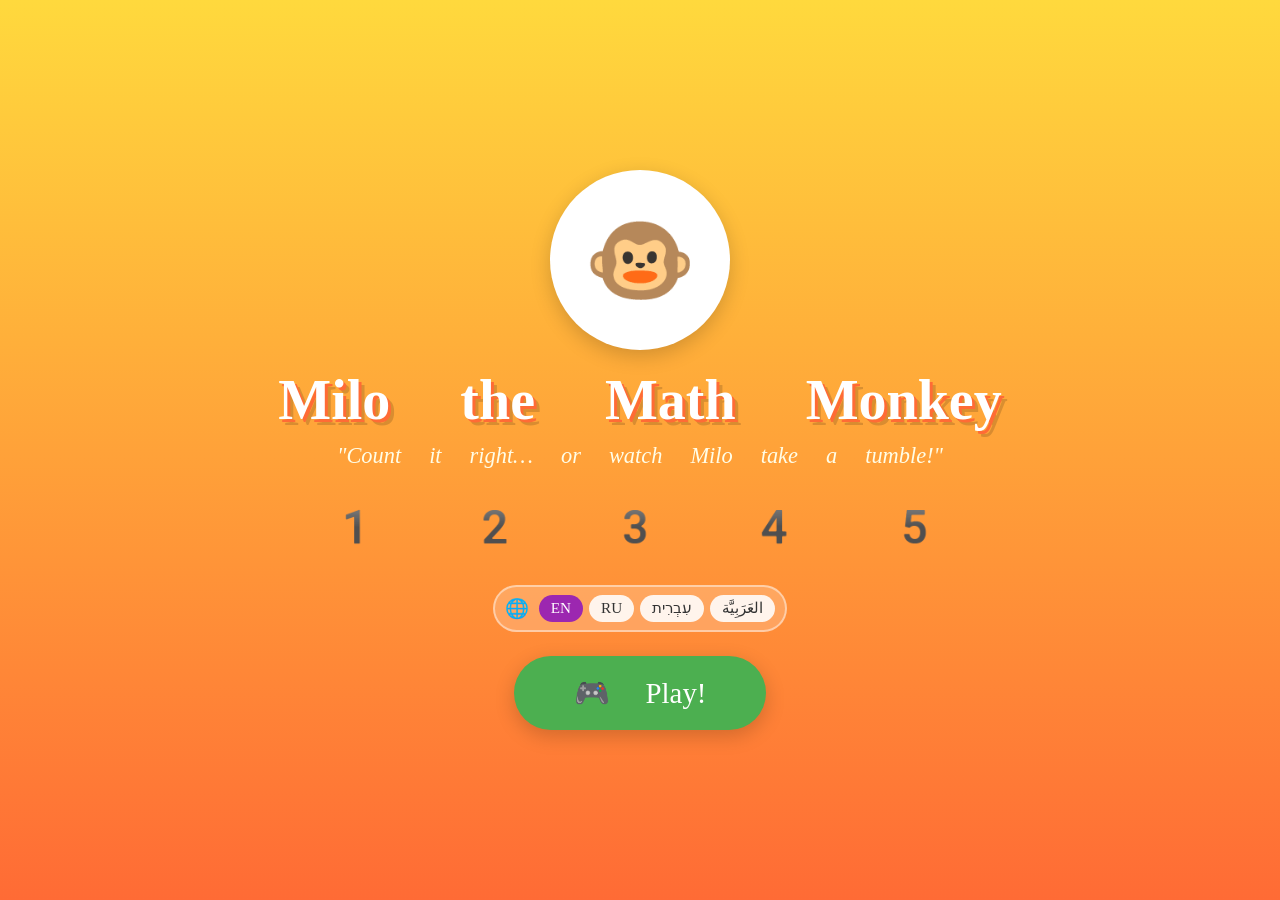
<file: index.html>
<!DOCTYPE html>
<html lang="en">
<head>
  <meta charset="UTF-8" />
  <meta name="viewport" content="width=device-width, initial-scale=1.0" />
  <title>Milo the Math Monkey 🐵</title>
  <meta name="description" content="Count it right… or watch Milo take a tumble! A fun early-learning math game for kids." />
  <link rel="stylesheet" href="style.css" />
</head>
<body>

  <!-- ══════════════════════════════════════
       WELCOME SCREEN
  ══════════════════════════════════════ -->
  <section id="welcome-screen" class="screen">
    <div class="logo-badge" aria-label="Milo the monkey hanging from a number 5">🐵</div>
    <h1 id="welcome-title" class="game-title">Milo the<br>Math Monkey</h1>
    <p id="welcome-slogan" class="game-slogan">"Count it right… or watch Milo take a tumble!"</p>
    <div class="number-decoration" aria-hidden="true">1 2 3 4 5</div>
    <div class="language-switch-wrap">
      <span id="language-label" class="language-switch-icon" aria-label="Language">🌐</span>
      <div id="language-switch" class="language-switch" role="group" aria-label="Language switch">
        <button type="button" class="lang-switch-btn" data-language="en">EN</button>
        <button type="button" class="lang-switch-btn" data-language="ru">RU</button>
        <button type="button" class="lang-switch-btn" data-language="he" lang="he">עִבְרִית</button>
        <button type="button" class="lang-switch-btn" data-language="ar" lang="ar">العَرَبِيَّة</button>
      </div>
    </div>
    <button id="play-btn" class="btn btn-play">🎮 Play!</button>
  </section>

  <!-- ══════════════════════════════════════
       MENU SCREEN
  ══════════════════════════════════════ -->
  <section id="menu-screen" class="screen">
    <div class="menu-header">
      <h2 id="menu-title">🐵 Choose a Mini-Game!</h2>
      <p class="score-display" id="score-display">⭐ Score: 0 / 0</p>
    </div>

    <div class="games-grid level-map" aria-label="Mini-game level map">
      <div class="map-path" aria-hidden="true"></div>

      <div class="game-card level-node level-1" data-game="counting" role="button" tabindex="0" aria-label="Level 1: Counting Chaos game">
        <span class="level-number">1</span>
        <div class="card-icon">🎈</div>
        <div id="card-counting-title" class="card-title">Counting Chaos</div>
        <div id="card-counting-desc" class="card-desc">Count the items before Milo grabs too many balloons and flies away!</div>
        <span id="card-counting-badge" class="card-badge">Counting 1–20</span>
      </div>

      <div class="game-card level-node level-2" data-game="measuring" role="button" tabindex="0" aria-label="Level 2: Measuring Mayhem game">
        <span class="level-number">2</span>
        <div class="card-icon">📏</div>
        <div id="card-measuring-title" class="card-title">Measuring Mayhem</div>
        <div id="card-measuring-desc" class="card-desc">Get it wrong and Milo falls face-first into the jelly!</div>
        <span id="card-measuring-badge" class="card-badge">Size &amp; Comparison</span>
      </div>

      <div class="game-card level-node level-3" data-game="sharing" role="button" tabindex="0" aria-label="Level 3: Sharing Snacks game">
        <span class="level-number">3</span>
        <div class="card-icon">🍌</div>
        <div id="card-sharing-title" class="card-title">Sharing Snacks</div>
        <div id="card-sharing-desc" class="card-desc">Wrong answer and the characters roll away with ALL the snacks!</div>
        <span id="card-sharing-badge" class="card-badge">Addition &amp; Subtraction</span>
      </div>

      <div class="game-card level-node level-4" data-game="whoMore" role="button" tabindex="0" aria-label="Level 4: Who Has More game">
        <span class="level-number">4</span>
        <div class="card-icon">🙋</div>
        <div id="card-who-more-title" class="card-title">Who Has More?</div>
        <div id="card-who-more-desc" class="card-desc">Compare two groups and pick who has more items.</div>
        <span id="card-who-more-badge" class="card-badge">Count + Compare</span>
      </div>

      <div class="game-card level-node level-5" data-game="whatMore" role="button" tabindex="0" aria-label="Level 5: What Is More game">
        <span class="level-number">5</span>
        <div class="card-icon">👀</div>
        <div id="card-what-more-title" class="card-title">What Is More?</div>
        <div id="card-what-more-desc" class="card-desc">Spot which item appears more in the scene.</div>
        <span id="card-what-more-badge" class="card-badge">Comparison</span>
      </div>

      <div class="game-card level-node level-6" data-game="compound" role="button" tabindex="0" aria-label="Level 6: Compound Crunch game">
        <span class="level-number">6</span>
        <div class="card-icon">➕➖</div>
        <div id="card-compound-title" class="card-title">Compound Crunch</div>
        <div id="card-compound-desc" class="card-desc">Solve a two-step problem like x + y - z.</div>
        <span id="card-compound-badge" class="card-badge">Compound Operations</span>
      </div>

      <div class="game-card level-node level-7" data-game="weight" role="button" tabindex="0" aria-label="Level 7: Weight Trouble game">
        <span class="level-number">7</span>
        <div class="card-icon">⚖️</div>
        <div id="card-weight-title" class="card-title">Weight Trouble</div>
        <div id="card-weight-desc" class="card-desc">Wrong weight comparison launches Milo off the seesaw — BOING!</div>
        <span id="card-weight-badge" class="card-badge">Heavier &amp; Lighter</span>
      </div>

      <div class="treasure-island" aria-hidden="true">🏆</div>
    </div>
    <p class="map-help">Pick a level island to start playing!</p>
  </section>

  <!-- ══════════════════════════════════════
       GAME SCREEN
  ══════════════════════════════════════ -->
  <section id="game-screen" class="screen">

    <div class="game-header">
      <h2 id="game-title-label">Game Title</h2>
      <span class="question-counter" id="question-counter">Q 1 / 5</span>
    </div>

    <!-- Milo + question scene -->
    <div class="milo-stage">
      <span id="milo-char" class="milo-character" aria-label="Milo the monkey">🐵</span>
      <div class="question-scene" id="question-scene"></div>
      <p class="question-text" id="question-text"></p>
    </div>

    <!-- Answer choices -->
    <div class="answers-grid" id="answers-grid" role="group" aria-label="Answer choices"></div>

    <!-- Feedback -->
    <div class="feedback-banner" id="feedback-banner" role="alert" aria-live="polite"></div>

    <!-- Navigation -->
    <button id="next-btn" class="btn btn-next" style="display:none; margin-top:14px;">Next Question ➡️</button>
    <button id="back-to-menu-btn" class="btn btn-back">⬅ Back to Menu</button>

  </section>

  <!-- ══════════════════════════════════════
       RESULTS SCREEN
  ══════════════════════════════════════ -->
  <section id="results-screen" class="screen">
    <div class="results-milo" aria-label="Milo celebrating">🐵</div>
    <h2 class="results-title">Round Complete!</h2>
    <p class="results-score" id="results-score-text"></p>
    <p class="results-game-name" id="results-game-name" style="color:#888; font-size:.95rem; margin-bottom:10px;"></p>
    <div class="stars" id="results-stars" aria-label="Stars earned">⭐</div>
    <p class="results-msg" id="results-msg"></p>
    <div class="btn-row">
      <button id="play-again-btn" class="btn btn-primary">🔄 Play Again</button>
      <button id="choose-game-btn" class="btn btn-success">🎮 Choose Game</button>
    </div>
  </section>

  <!-- Environment badge – shown only in staging (set by config.js + game.js) -->
  <div id="env-badge" style="display:none; position:fixed; top:0; left:0; right:0;
       background:#FF4081; color:#fff; text-align:center; padding:6px 0; font-size:.9rem;
       font-family: 'Comic Sans MS', 'Apple Color Emoji', 'Segoe UI Emoji', 'Noto Color Emoji', cursive; z-index:9999; letter-spacing:1px;">
    🚧 STAGING ENVIRONMENT — not for production use 🚧
  </div>

  <script src="config.js"></script>
  <script src="game.js"></script>
</body>
</html>
</file>
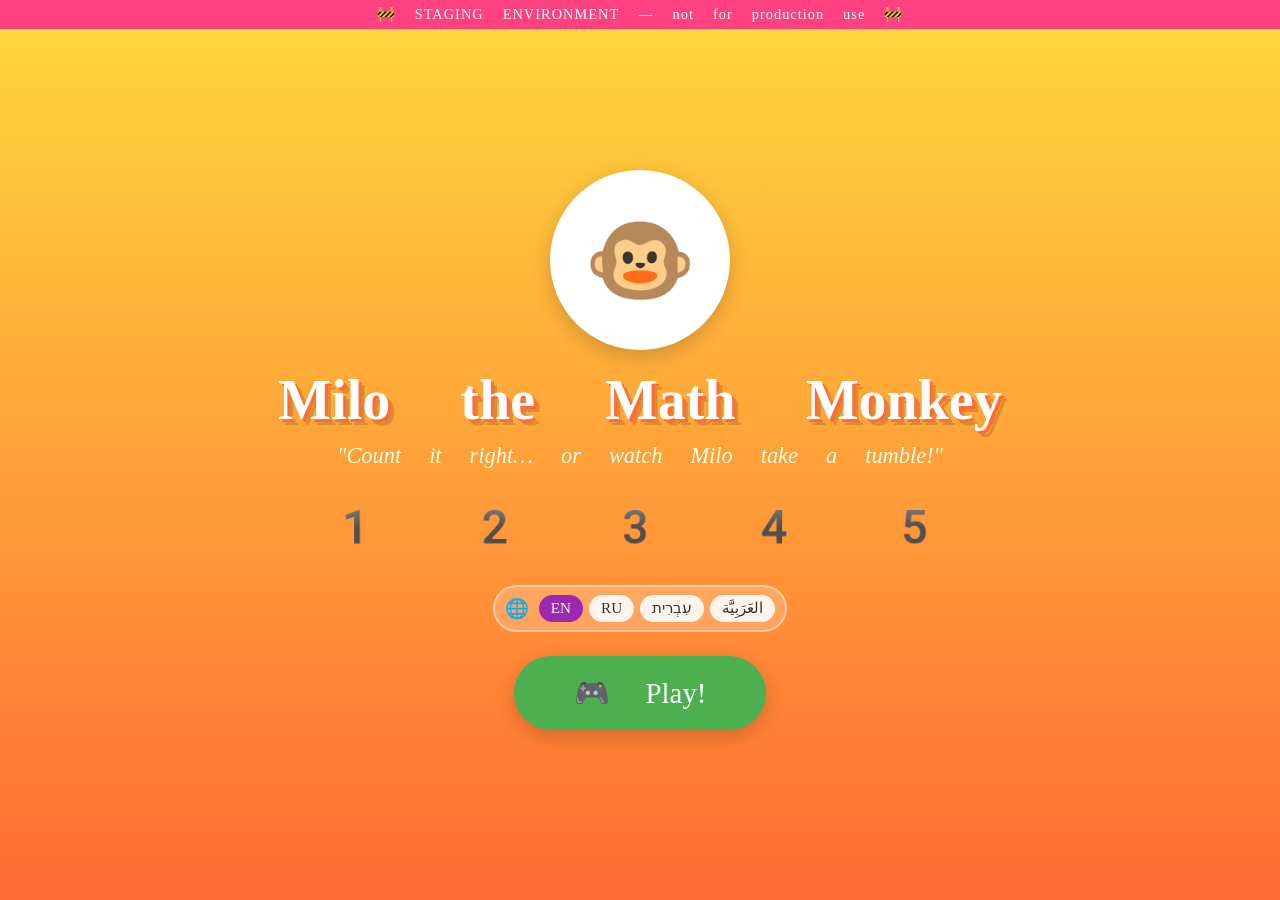
<file: staging/index.html>
<!DOCTYPE html>
<html lang="en">
<head>
  <meta charset="UTF-8" />
  <meta name="viewport" content="width=device-width, initial-scale=1.0" />
  <title>Milo the Math Monkey 🐵</title>
  <meta name="description" content="Count it right… or watch Milo take a tumble! A fun early-learning math game for kids." />
  <link rel="stylesheet" href="style.css" />
</head>
<body>

  <!-- ══════════════════════════════════════
       WELCOME SCREEN
  ══════════════════════════════════════ -->
  <section id="welcome-screen" class="screen">
    <div class="logo-badge" aria-label="Milo the monkey hanging from a number 5">🐵</div>
    <h1 id="welcome-title" class="game-title">Milo the<br>Math Monkey</h1>
    <p id="welcome-slogan" class="game-slogan">"Count it right… or watch Milo take a tumble!"</p>
    <div class="number-decoration" aria-hidden="true">1 2 3 4 5</div>
    <div class="language-switch-wrap">
      <span id="language-label" class="language-switch-icon" aria-label="Language">🌐</span>
      <div id="language-switch" class="language-switch" role="group" aria-label="Language switch">
        <button type="button" class="lang-switch-btn" data-language="en">EN</button>
        <button type="button" class="lang-switch-btn" data-language="ru">RU</button>
        <button type="button" class="lang-switch-btn" data-language="he" lang="he">עִבְרִית</button>
        <button type="button" class="lang-switch-btn" data-language="ar" lang="ar">العَرَبِيَّة</button>
      </div>
    </div>
    <button id="play-btn" class="btn btn-play">🎮 Play!</button>
  </section>

  <!-- ══════════════════════════════════════
       MENU SCREEN
  ══════════════════════════════════════ -->
  <section id="menu-screen" class="screen">
    <div class="menu-header">
      <h2 id="menu-title">🐵 Choose a Mini-Game!</h2>
      <p class="score-display" id="score-display">⭐ Score: 0 / 0</p>
    </div>

    <div class="games-grid">

      <div class="game-card" data-game="counting" role="button" tabindex="0" aria-label="Counting Chaos game">
        <div class="card-icon">🎈</div>
        <div id="card-counting-title" class="card-title">Counting Chaos</div>
        <div id="card-counting-desc" class="card-desc">Count the items before Milo grabs too many balloons and flies away!</div>
        <span id="card-counting-badge" class="card-badge">Counting 1–20</span>
      </div>

      <div class="game-card" data-game="measuring" role="button" tabindex="0" aria-label="Measuring Mayhem game">
        <div class="card-icon">📏</div>
        <div id="card-measuring-title" class="card-title">Measuring Mayhem</div>
        <div id="card-measuring-desc" class="card-desc">Get it wrong and Milo falls face-first into the jelly!</div>
        <span id="card-measuring-badge" class="card-badge">Size &amp; Comparison</span>
      </div>

      <div class="game-card" data-game="sharing" role="button" tabindex="0" aria-label="Sharing Snacks game">
        <div class="card-icon">🍌</div>
        <div id="card-sharing-title" class="card-title">Sharing Snacks</div>
        <div id="card-sharing-desc" class="card-desc">Wrong answer and the characters roll away with ALL the snacks!</div>
        <span id="card-sharing-badge" class="card-badge">Addition &amp; Subtraction</span>
      </div>

      <div class="game-card" data-game="whoMore" role="button" tabindex="0" aria-label="Who Has More game">
        <div class="card-icon">🙋</div>
        <div id="card-who-more-title" class="card-title">Who Has More?</div>
        <div id="card-who-more-desc" class="card-desc">Compare two groups and pick who has more items.</div>
        <span id="card-who-more-badge" class="card-badge">Count + Compare</span>
      </div>

      <div class="game-card" data-game="whatMore" role="button" tabindex="0" aria-label="What Is More game">
        <div class="card-icon">👀</div>
        <div id="card-what-more-title" class="card-title">What Is More?</div>
        <div id="card-what-more-desc" class="card-desc">Spot which item appears more in the scene.</div>
        <span id="card-what-more-badge" class="card-badge">Comparison</span>
      </div>

      <div class="game-card" data-game="compound" role="button" tabindex="0" aria-label="Compound Crunch game">
        <div class="card-icon">➕➖</div>
        <div id="card-compound-title" class="card-title">Compound Crunch</div>
        <div id="card-compound-desc" class="card-desc">Solve a two-step problem like x + y - z.</div>
        <span id="card-compound-badge" class="card-badge">Compound Operations</span>
      </div>

      <div class="game-card" data-game="weight" role="button" tabindex="0" aria-label="Weight Trouble game">
        <div class="card-icon">⚖️</div>
        <div id="card-weight-title" class="card-title">Weight Trouble</div>
        <div id="card-weight-desc" class="card-desc">Wrong weight comparison launches Milo off the seesaw — BOING!</div>
        <span id="card-weight-badge" class="card-badge">Heavier &amp; Lighter</span>
      </div>

    </div>
  </section>

  <!-- ══════════════════════════════════════
       GAME SCREEN
  ══════════════════════════════════════ -->
  <section id="game-screen" class="screen">

    <div class="game-header">
      <h2 id="game-title-label">Game Title</h2>
      <span class="question-counter" id="question-counter">Q 1 / 5</span>
    </div>

    <!-- Milo + question scene -->
    <div class="milo-stage">
      <span id="milo-char" class="milo-character" aria-label="Milo the monkey">🐵</span>
      <div class="question-scene" id="question-scene"></div>
      <p class="question-text" id="question-text"></p>
    </div>

    <!-- Answer choices -->
    <div class="answers-grid" id="answers-grid" role="group" aria-label="Answer choices"></div>

    <!-- Feedback -->
    <div class="feedback-banner" id="feedback-banner" role="alert" aria-live="polite"></div>

    <!-- Navigation -->
    <button id="next-btn" class="btn btn-next" style="display:none; margin-top:14px;">Next Question ➡️</button>
    <button id="back-to-menu-btn" class="btn btn-back">⬅ Back to Menu</button>

  </section>

  <!-- ══════════════════════════════════════
       RESULTS SCREEN
  ══════════════════════════════════════ -->
  <section id="results-screen" class="screen">
    <div class="results-milo" aria-label="Milo celebrating">🐵</div>
    <h2 class="results-title">Round Complete!</h2>
    <p class="results-score" id="results-score-text"></p>
    <p class="results-game-name" id="results-game-name" style="color:#888; font-size:.95rem; margin-bottom:10px;"></p>
    <div class="stars" id="results-stars" aria-label="Stars earned">⭐</div>
    <p class="results-msg" id="results-msg"></p>
    <div class="btn-row">
      <button id="play-again-btn" class="btn btn-primary">🔄 Play Again</button>
      <button id="choose-game-btn" class="btn btn-success">🎮 Choose Game</button>
    </div>
  </section>

  <!-- Environment badge – shown only in staging (set by config.js + game.js) -->
  <div id="env-badge" style="display:none; position:fixed; top:0; left:0; right:0;
       background:#FF4081; color:#fff; text-align:center; padding:6px 0; font-size:.9rem;
       font-family: 'Comic Sans MS', 'Apple Color Emoji', 'Segoe UI Emoji', 'Noto Color Emoji', cursive; z-index:9999; letter-spacing:1px;">
    🚧 STAGING ENVIRONMENT — not for production use 🚧
  </div>

  <script src="config.js"></script>
  <script src="game.js"></script>
</body>
</html>
</file>
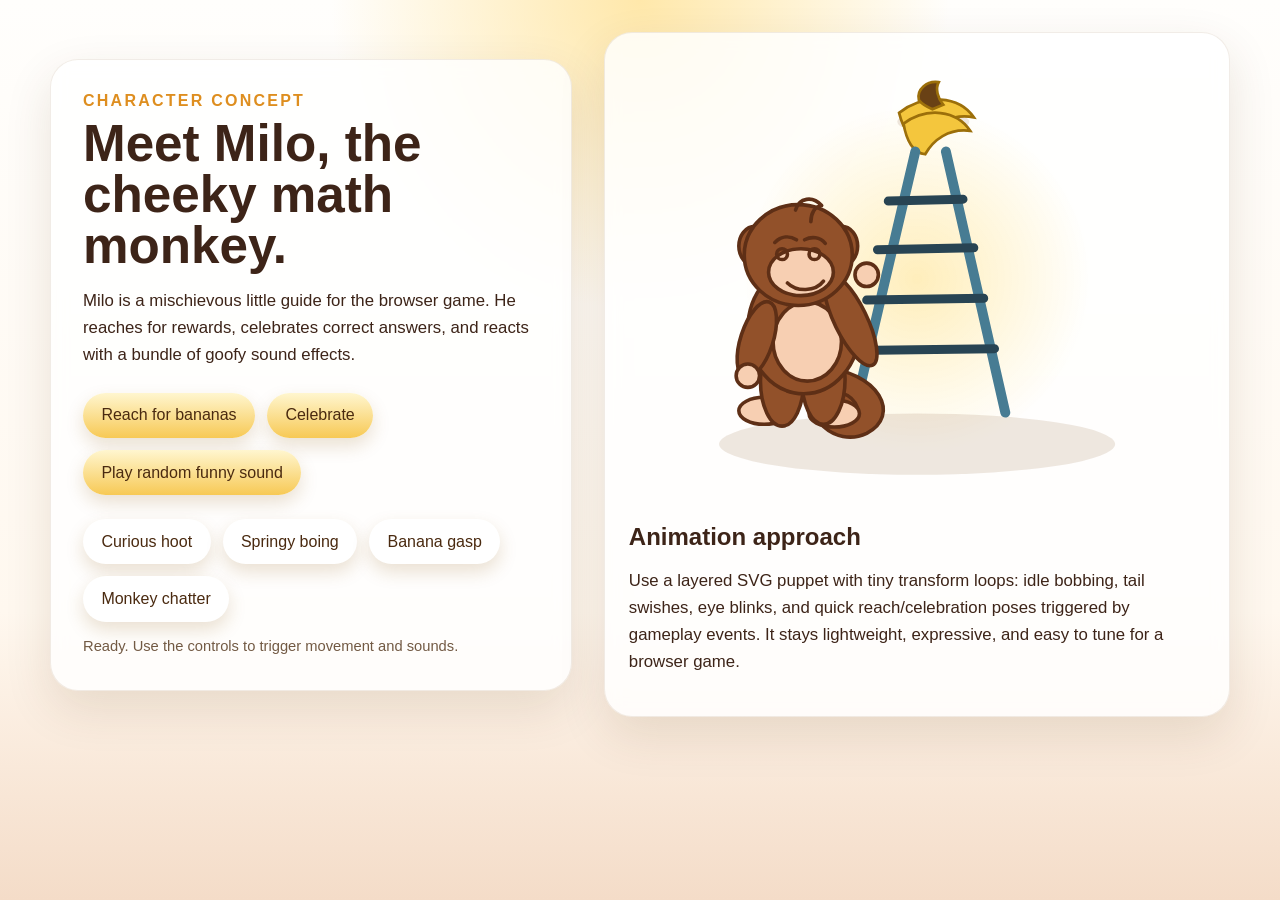
<file: character.html>
<!DOCTYPE html>
<html lang="en">
  <head>
    <meta charset="UTF-8" />
    <meta name="viewport" content="width=device-width, initial-scale=1.0" />
    <title>Milo Math Monkey</title>
    <link rel="stylesheet" href="./styles.css" />
  </head>
  <body>
    <main class="page">
      <section class="hero">
        <div class="hero-copy">
          <p class="eyebrow">Character concept</p>
          <h1>Meet Milo, the cheeky math monkey.</h1>
          <p class="intro">
            Milo is a mischievous little guide for the browser game. He reaches for
            rewards, celebrates correct answers, and reacts with a bundle of goofy
            sound effects.
          </p>

          <div class="controls" role="group" aria-label="Milo controls">
            <button type="button" data-action="reach">Reach for bananas</button>
            <button type="button" data-action="celebrate">Celebrate</button>
            <button type="button" data-action="random-sound">Play random funny sound</button>
          </div>

          <ul class="soundboard" aria-label="Funny sound ideas">
            <li><button type="button" data-sound="hoot">Curious hoot</button></li>
            <li><button type="button" data-sound="boing">Springy boing</button></li>
            <li><button type="button" data-sound="gasp">Banana gasp</button></li>
            <li><button type="button" data-sound="chatter">Monkey chatter</button></li>
          </ul>
          <p class="status" data-status role="status" aria-live="polite"></p>
        </div>

        <div class="scene-card">
          <div class="glow" aria-hidden="true"></div>
          <svg
            class="scene"
            viewBox="0 0 640 500"
            role="img"
            aria-labelledby="scene-title scene-desc"
          >
            <title id="scene-title">Milo reaching for bananas on a ladder</title>
            <desc id="scene-desc">
              A cartoon monkey character standing by a ladder and animated bananas,
              inspired by the provided reference image.
            </desc>

            <ellipse cx="320" cy="430" rx="220" ry="34" class="shadow" />

            <g class="bananas">
              <ellipse cx="338" cy="72" rx="40" ry="12" class="banana-glow" />
              <path d="M300 62c28-22 67-19 83 5-24-5-45 8-57 25-14 0-22-14-26-30z" class="banana peel-1" />
              <path d="M305 74c26-19 59-15 74 8-24-3-41 10-50 26-13-1-21-15-24-34z" class="banana peel-2" />
              <path d="M322 48c-3-12 9-22 22-20-4 7-1 18 5 25l-12 5c-5-2-11-5-15-10z" class="banana stem" />
            </g>

            <g class="ladder">
              <line x1="250" y1="395" x2="318" y2="105" />
              <line x1="418" y1="395" x2="352" y2="105" />
              <line x1="288" y1="160" x2="371" y2="158" />
              <line x1="276" y1="214" x2="383" y2="212" />
              <line x1="264" y1="270" x2="394" y2="268" />
              <line x1="252" y1="326" x2="406" y2="324" />
            </g>

            <g transform="translate(108 164)">
              <g class="milo">
                <path class="tail" d="M102 180c70 5 92 55 54 74-36 17-74-22-49-41 12-10 33-4 39 13" />
                <ellipse class="foot" cx="42" cy="229" rx="28" ry="15" />
                <ellipse class="foot" cx="120" cy="232" rx="28" ry="15" />
                <ellipse class="leg" cx="62" cy="196" rx="24" ry="50" />
                <ellipse class="leg" cx="108" cy="194" rx="24" ry="50" />
                <ellipse class="body" cx="86" cy="138" rx="62" ry="72" />
                <ellipse class="belly" cx="90" cy="152" rx="38" ry="44" />
                <g class="arm back-arm">
                  <ellipse class="limb" cx="34" cy="150" rx="18" ry="44" transform="rotate(18 34 150)" />
                  <circle class="paw" cx="24" cy="190" r="13" />
                </g>
                <g class="arm front-arm">
                  <ellipse class="limb" cx="138" cy="128" rx="18" ry="56" transform="rotate(-26 138 128)" />
                  <circle class="paw" cx="156" cy="78" r="13" />
                </g>
                <g class="head">
                  <ellipse class="ear" cx="32" cy="46" rx="18" ry="22" />
                  <ellipse class="ear" cx="128" cy="46" rx="18" ry="22" />
                  <ellipse class="face" cx="80" cy="56" rx="60" ry="56" />
                  <ellipse class="snout" cx="83" cy="75" rx="36" ry="26" />
                  <circle class="eye eye-left" cx="62" cy="55" r="6" />
                  <circle class="eye eye-right" cx="98" cy="55" r="6" />
                  <path class="brow" d="M54 42c7-7 16-8 24-3" />
                  <path class="brow" d="M87 39c8-4 17-3 23 4" />
                  <path class="mouth" d="M68 87c10 10 31 10 40-2" />
                  <path class="tuft" d="M77 6c4-14 19-16 29-5-8 1-12 9-12 18" />
                </g>
              </g>
            </g>
          </svg>

          <div class="approach">
            <h2>Animation approach</h2>
            <p>
              Use a layered SVG puppet with tiny transform loops: idle bobbing,
              tail swishes, eye blinks, and quick reach/celebration poses triggered
              by gameplay events. It stays lightweight, expressive, and easy to tune
              for a browser game.
            </p>
          </div>
        </div>
      </section>
    </main>

    <script src="./script.js"></script>
  </body>
</html>
</file>
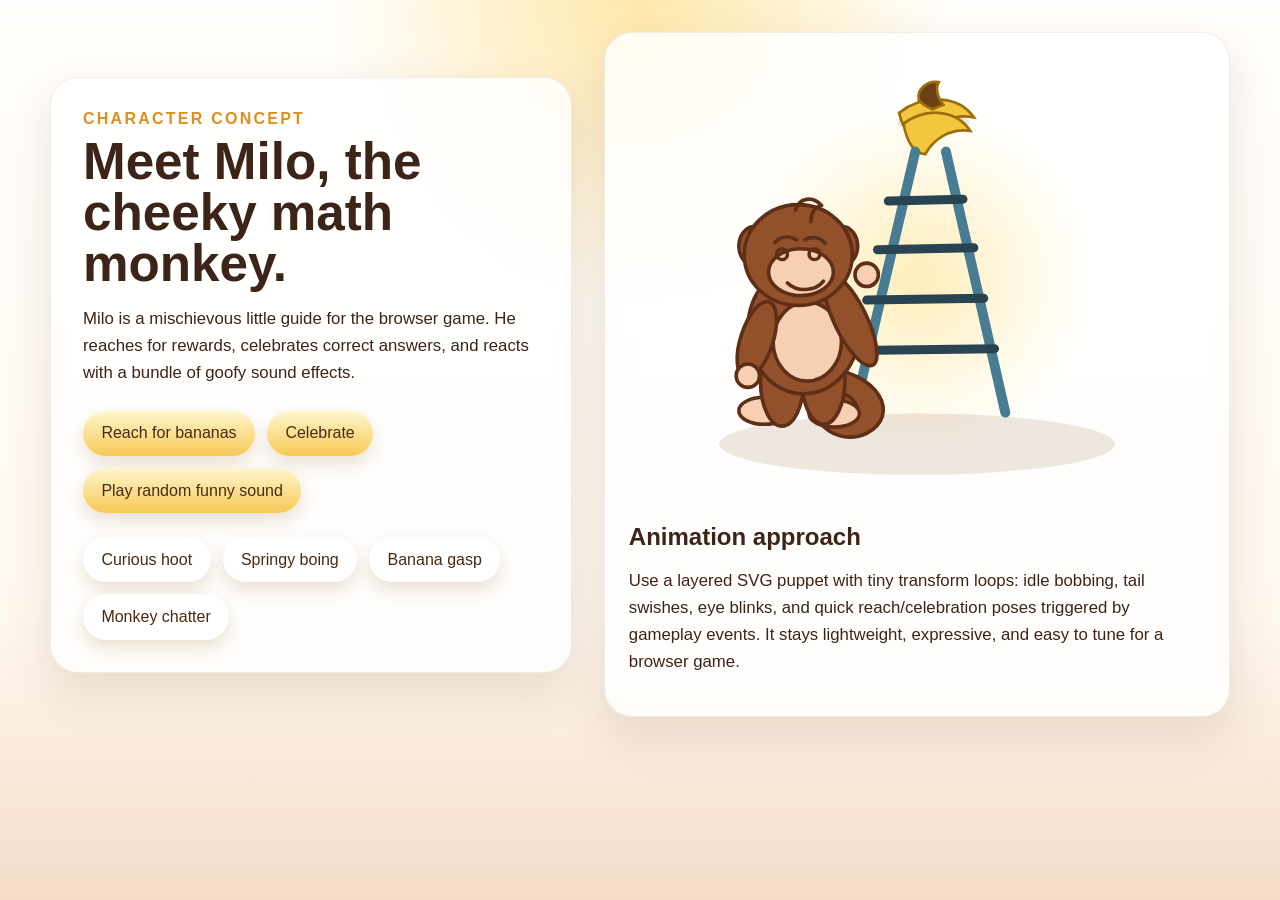
<file: staging/character.html>
<!DOCTYPE html>
<html lang="en">
  <head>
    <meta charset="UTF-8" />
    <meta name="viewport" content="width=device-width, initial-scale=1.0" />
    <title>Milo Math Monkey</title>
    <link rel="stylesheet" href="./styles.css" />
  </head>
  <body>
    <main class="page">
      <section class="hero">
        <div class="hero-copy">
          <p class="eyebrow">Character concept</p>
          <h1>Meet Milo, the cheeky math monkey.</h1>
          <p class="intro">
            Milo is a mischievous little guide for the browser game. He reaches for
            rewards, celebrates correct answers, and reacts with a bundle of goofy
            sound effects.
          </p>

          <div class="controls" aria-label="Milo controls">
            <button type="button" data-action="reach">Reach for bananas</button>
            <button type="button" data-action="celebrate">Celebrate</button>
            <button type="button" data-action="random-sound">Play random funny sound</button>
          </div>

          <ul class="soundboard" aria-label="Funny sound ideas">
            <li><button type="button" data-sound="hoot">Curious hoot</button></li>
            <li><button type="button" data-sound="boing">Springy boing</button></li>
            <li><button type="button" data-sound="gasp">Banana gasp</button></li>
            <li><button type="button" data-sound="chatter">Monkey chatter</button></li>
          </ul>
        </div>

        <div class="scene-card">
          <div class="glow" aria-hidden="true"></div>
          <svg
            class="scene"
            viewBox="0 0 640 500"
            role="img"
            aria-labelledby="scene-title scene-desc"
          >
            <title id="scene-title">Milo reaching for bananas on a ladder</title>
            <desc id="scene-desc">
              A cartoon monkey character standing by a ladder and animated bananas,
              inspired by the provided reference image.
            </desc>

            <ellipse cx="320" cy="430" rx="220" ry="34" class="shadow" />

            <g class="bananas">
              <ellipse cx="338" cy="72" rx="40" ry="12" class="banana-glow" />
              <path d="M300 62c28-22 67-19 83 5-24-5-45 8-57 25-14 0-22-14-26-30z" class="banana peel-1" />
              <path d="M305 74c26-19 59-15 74 8-24-3-41 10-50 26-13-1-21-15-24-34z" class="banana peel-2" />
              <path d="M322 48c-3-12 9-22 22-20-4 7-1 18 5 25l-12 5c-5-2-11-5-15-10z" class="banana stem" />
            </g>

            <g class="ladder">
              <line x1="250" y1="395" x2="318" y2="105" />
              <line x1="418" y1="395" x2="352" y2="105" />
              <line x1="288" y1="160" x2="371" y2="158" />
              <line x1="276" y1="214" x2="383" y2="212" />
              <line x1="264" y1="270" x2="394" y2="268" />
              <line x1="252" y1="326" x2="406" y2="324" />
            </g>

            <g transform="translate(108 164)">
              <g class="milo">
                <path class="tail" d="M102 180c70 5 92 55 54 74-36 17-74-22-49-41 12-10 33-4 39 13" />
                <ellipse class="foot" cx="42" cy="229" rx="28" ry="15" />
                <ellipse class="foot" cx="120" cy="232" rx="28" ry="15" />
                <ellipse class="leg" cx="62" cy="196" rx="24" ry="50" />
                <ellipse class="leg" cx="108" cy="194" rx="24" ry="50" />
                <ellipse class="body" cx="86" cy="138" rx="62" ry="72" />
                <ellipse class="belly" cx="90" cy="152" rx="38" ry="44" />
                <g class="arm back-arm">
                  <ellipse class="limb" cx="34" cy="150" rx="18" ry="44" transform="rotate(18 34 150)" />
                  <circle class="paw" cx="24" cy="190" r="13" />
                </g>
                <g class="arm front-arm">
                  <ellipse class="limb" cx="138" cy="128" rx="18" ry="56" transform="rotate(-26 138 128)" />
                  <circle class="paw" cx="156" cy="78" r="13" />
                </g>
                <g class="head">
                  <ellipse class="ear" cx="32" cy="46" rx="18" ry="22" />
                  <ellipse class="ear" cx="128" cy="46" rx="18" ry="22" />
                  <ellipse class="face" cx="80" cy="56" rx="60" ry="56" />
                  <ellipse class="snout" cx="83" cy="75" rx="36" ry="26" />
                  <circle class="eye eye-left" cx="62" cy="55" r="6" />
                  <circle class="eye eye-right" cx="98" cy="55" r="6" />
                  <path class="brow" d="M54 42c7-7 16-8 24-3" />
                  <path class="brow" d="M87 39c8-4 17-3 23 4" />
                  <path class="mouth" d="M68 87c10 10 31 10 40-2" />
                  <path class="tuft" d="M77 6c4-14 19-16 29-5-8 1-12 9-12 18" />
                </g>
              </g>
            </g>
          </svg>

          <div class="approach">
            <h2>Animation approach</h2>
            <p>
              Use a layered SVG puppet with tiny transform loops: idle bobbing,
              tail swishes, eye blinks, and quick reach/celebration poses triggered
              by gameplay events. It stays lightweight, expressive, and easy to tune
              for a browser game.
            </p>
          </div>
        </div>
      </section>
    </main>

    <script src="./script.js"></script>
  </body>
</html>
</file>
<file: style.css>
/* ===================================================
   Milo the Math Monkey – Stylesheet
   "Count it right… or watch Milo take a tumble!"
   =================================================== */

/* ── Reset & base ── */
*, *::before, *::after { box-sizing: border-box; margin: 0; padding: 0; }

:root {
  --yellow:  #FFD93D;
  --orange:  #FF6B35;
  --green:   #4CAF50;
  --blue:    #4FC3F7;
  --purple:  #9C27B0;
  --pink:    #FF4081;
  --red:     #F44336;
  --white:   #FFFFFF;
  --cream:   #FFFDE7;
  --dark:    #333333;
  --shadow:  0 6px 20px rgba(0,0,0,.18);
  --radius:  20px;
  --font:    'Comic Sans MS', 'Chalkboard SE', 'Arial Rounded MT Bold', 'Apple Color Emoji', 'Segoe UI Emoji', 'Noto Color Emoji', cursive;
}

body {
  font-family: var(--font);
  background: linear-gradient(135deg, #a8edea 0%, #fed6e3 100%);
  min-height: 100vh;
  color: var(--dark);
  overflow-x: hidden;
}

/* ── Screens (only active screen visible) ── */
.screen { display: none; }
.screen.active { display: flex; flex-direction: column; align-items: center; justify-content: center; min-height: 100vh; padding: 20px; }

/* ── Welcome screen ── */
#welcome-screen { background: linear-gradient(180deg, #FFD93D 0%, #FF6B35 100%); text-align: center; }

.logo-badge {
  background: var(--white);
  border-radius: 50%;
  width: 180px; height: 180px;
  display: flex; align-items: center; justify-content: center;
  margin: 0 auto 20px;
  box-shadow: var(--shadow);
  font-size: 90px;
  animation: swing 2s ease-in-out infinite;
  cursor: default;
  user-select: none;
}

@keyframes swing {
  0%,100% { transform: rotate(-8deg); }
  50%      { transform: rotate(8deg);  }
}

.game-title {
  font-size: clamp(2rem, 6vw, 3.5rem);
  color: var(--white);
  text-shadow: 3px 3px 0 var(--orange), 6px 6px 0 rgba(0,0,0,.15);
  line-height: 1.1;
  margin-bottom: 10px;
}

.game-slogan {
  font-size: clamp(1rem, 3vw, 1.4rem);
  color: var(--cream);
  margin-bottom: 30px;
  font-style: italic;
}

.number-decoration {
  font-size: 3rem;
  letter-spacing: 10px;
  margin-bottom: 30px;
  animation: colorCycle 3s linear infinite;
}

.language-switch-wrap {
  display: inline-flex;
  align-items: center;
  gap: 10px;
  background: rgba(255, 255, 255, 0.2);
  border: 2px solid rgba(255, 255, 255, 0.45);
  border-radius: 999px;
  padding: 8px 10px;
  margin-bottom: 24px;
}

.language-switch-icon {
  font-size: 1.2rem;
  line-height: 1;
}

.language-switch {
  display: flex;
  gap: 6px;
  flex-wrap: wrap;
  justify-content: center;
}

.lang-switch-btn {
  border: none;
  border-radius: 999px;
  padding: 6px 12px;
  font-family: var(--font);
  font-size: .95rem;
  line-height: 1;
  background: rgba(255, 255, 255, 0.88);
  color: var(--dark);
  cursor: pointer;
  transition: transform .15s, box-shadow .15s, background .15s, color .15s;
}

.lang-switch-btn:hover {
  transform: translateY(-1px);
  box-shadow: 0 3px 10px rgba(0,0,0,.16);
}

.lang-switch-btn.active {
  background: var(--purple);
  color: var(--white);
}

@keyframes colorCycle {
  0%   { color: var(--white); }
  25%  { color: var(--blue);  }
  50%  { color: var(--green); }
  75%  { color: var(--pink);  }
  100% { color: var(--white); }
}

/* ── Buttons ── */
.btn {
  display: inline-block;
  padding: 16px 40px;
  border: none;
  border-radius: 50px;
  font-family: var(--font);
  font-size: 1.4rem;
  cursor: pointer;
  transition: transform .15s, box-shadow .15s;
  box-shadow: var(--shadow);
  user-select: none;
}
.btn:hover  { transform: translateY(-4px) scale(1.04); box-shadow: 0 10px 28px rgba(0,0,0,.22); }
.btn:active { transform: translateY(0)   scale(.97);  }

.btn-play    { background: var(--green);  color: var(--white); font-size: 1.8rem; padding: 20px 60px; }
.btn-primary { background: var(--orange); color: var(--white); }
.btn-success { background: var(--green);  color: var(--white); }
.btn-back    { background: var(--blue);   color: var(--white); margin-top: 14px; font-size: 1rem; padding: 10px 24px; }
.btn-next    { background: var(--purple); color: var(--white); }

/* ── Menu screen ── */
#menu-screen { background: linear-gradient(180deg, #34c9ff 0%, #00a4df 55%, #0092cf 100%); }

.menu-header { text-align: center; margin-bottom: 30px; }
.menu-header h2 { font-size: clamp(1.6rem, 4vw, 2.4rem); color: var(--white); text-shadow: 2px 2px 0 rgba(0,0,0,.16); }
.score-display  { font-size: 1.2rem; color: #fff9c4; margin-top: 6px; }

.games-grid {
  position: relative;
  width: 100%;
  max-width: 940px;
  min-height: 520px;
}

.level-map {
  border-radius: 28px;
  background: radial-gradient(circle at 20% 20%, #81f4ff 0%, #2ec8f3 35%, #10a8dd 100%);
  box-shadow: 0 16px 36px rgba(0,0,0,.22);
  overflow: hidden;
  padding: 14px;
}

.map-path {
  position: absolute;
  left: 9%;
  right: 9%;
  top: 43%;
  height: 12px;
  border-radius: 999px;
  background: #ffe48d;
  box-shadow: 0 0 0 4px rgba(255,255,255,.5);
  transform: rotate(-6deg);
}

.game-card {
  position: absolute;
  width: 180px;
  min-height: 120px;
  background: linear-gradient(180deg, #7ed957 0%, #4caf50 100%);
  border-radius: 34px;
  padding: 12px 14px 10px;
  text-align: center;
  cursor: pointer;
  box-shadow: 0 10px 20px rgba(0,0,0,.2);
  border: 4px solid #fceeb8;
  transition: transform .2s, border-color .2s, box-shadow .2s, filter .2s;
}
.game-card:hover {
  transform: translateY(-6px) scale(1.03);
  border-color: var(--yellow);
  box-shadow: 0 16px 32px rgba(0,0,0,.3);
  filter: saturate(1.08);
}
.level-number {
  position: absolute;
  top: -12px;
  left: -10px;
  width: 36px;
  height: 36px;
  border-radius: 50%;
  background: #f443a6;
  color: var(--white);
  font-size: 1.1rem;
  font-weight: bold;
  display: flex;
  align-items: center;
  justify-content: center;
  box-shadow: 0 4px 10px rgba(0,0,0,.25);
}
.game-card .card-icon  { font-size: 2.3rem; margin-bottom: 2px; }
.game-card .card-title { font-size: .95rem; color: var(--white); font-weight: bold; line-height: 1.2; }
.level-map .card-desc,
.level-map .card-badge { display: none; }

.level-1 { left: 5%;  top: 54%; }
.level-2 { left: 24%; top: 24%; }
.level-3 { left: 44%; top: 18%; }
.level-4 { left: 62%; top: 36%; }
.level-5 { left: 18%; top: 8%; }
.level-6 { left: 44%; top: 62%; }
.level-7 { left: 74%; top: 60%; }

.treasure-island {
  position: absolute;
  right: 4%;
  top: 14%;
  width: 120px;
  height: 92px;
  border-radius: 40px;
  border: 4px solid #fceeb8;
  background: linear-gradient(180deg, #7ed957 0%, #3f9b48 100%);
  display: flex;
  align-items: center;
  justify-content: center;
  font-size: 2.6rem;
  box-shadow: 0 10px 20px rgba(0,0,0,.2);
}

.map-help {
  margin-top: 16px;
  color: var(--white);
  text-shadow: 1px 1px 0 rgba(0,0,0,.2);
  font-size: 1rem;
}

/* ── Game screen ── */
#game-screen { background: linear-gradient(135deg, #f3e5f5 0%, #e8f5e9 100%); }

.game-header {
  display: flex;
  align-items: center;
  justify-content: space-between;
  width: 100%;
  max-width: 700px;
  margin-bottom: 20px;
}
.game-header h2 { font-size: 1.4rem; color: var(--purple); }
.question-counter { background: var(--purple); color: var(--white); border-radius: 12px; padding: 4px 14px; font-size: .95rem; }

.milo-stage {
  position: relative;
  width: 100%;
  max-width: 700px;
  background: var(--white);
  border-radius: var(--radius);
  padding: 30px 24px;
  box-shadow: var(--shadow);
  text-align: center;
  margin-bottom: 20px;
}

.milo-character {
  font-size: 5rem;
  margin-bottom: 10px;
  display: inline-block;
  transition: transform .3s;
}
.milo-character.celebrate { animation: celebrate .6s ease-in-out; }
.milo-character.tumble    { animation: tumble .8s ease-in-out; }
.milo-character.float     { animation: floatAway 1.2s ease-in-out forwards; }
.milo-character.fall      { animation: fallDown 1s ease-in-out; }
.milo-character.launch    { animation: launchUp 1s ease-in-out; }

@keyframes celebrate {
  0%,100% { transform: scale(1)   rotate(0deg);  }
  25%      { transform: scale(1.3) rotate(-15deg);}
  75%      { transform: scale(1.3) rotate(15deg); }
}
@keyframes tumble {
  0%   { transform: rotate(0deg)   translateY(0);   }
  30%  { transform: rotate(180deg) translateY(20px);}
  60%  { transform: rotate(360deg) translateY(50px);}
  100% { transform: rotate(360deg) translateY(0);   }
}
@keyframes floatAway {
  0%   { transform: translateY(0)    scale(1);   }
  50%  { transform: translateY(-60px) scale(1.1);}
  100% { transform: translateY(-30px) scale(1);  }
}
@keyframes fallDown {
  0%   { transform: translateY(0);   }
  40%  { transform: translateY(-30px);}
  100% { transform: translateY(60px) rotate(90deg);}
}
@keyframes launchUp {
  0%   { transform: translateY(0)    rotate(0deg);  }
  40%  { transform: translateY(-80px) rotate(30deg); }
  100% { transform: translateY(0)    rotate(0deg);  }
}

.question-scene {
  min-height: 120px;
  display: flex;
  flex-direction: column;
  align-items: center;
  justify-content: center;
  gap: 10px;
}

.question-emoji-row {
  font-size: 2.5rem;
  letter-spacing: 6px;
  line-height: 1.6;
  word-break: break-all;
}

.question-text {
  font-size: clamp(1.1rem, 3vw, 1.5rem);
  color: var(--dark);
  font-weight: bold;
  margin-top: 8px;
}

.scene-visual {
  font-size: 3rem;
  margin: 8px 0;
}

/* ── Answer grid ── */
.answers-grid {
  display: grid;
  grid-template-columns: repeat(2, 1fr);
  gap: 14px;
  width: 100%;
  max-width: 700px;
}

.answer-btn {
  background: var(--white);
  border: 4px solid var(--blue);
  border-radius: var(--radius);
  padding: 18px 10px;
  font-family: var(--font);
  font-size: clamp(1.1rem, 3vw, 1.5rem);
  cursor: pointer;
  transition: transform .15s, background .15s, border-color .15s;
  box-shadow: 0 4px 12px rgba(0,0,0,.12);
  color: var(--dark);
}
.answer-btn:hover:not(:disabled) { transform: scale(1.05); background: #e3f2fd; border-color: var(--orange); }
.answer-btn.correct  { background: #C8E6C9; border-color: var(--green);  animation: pulse-green .5s; }
.answer-btn.wrong    { background: #FFCDD2; border-color: var(--red);    animation: shake .4s; }
.answer-btn:disabled { cursor: default; }

@keyframes pulse-green {
  0%,100% { transform: scale(1);    }
  50%      { transform: scale(1.08); }
}
@keyframes shake {
  0%,100% { transform: translateX(0);  }
  20%      { transform: translateX(-8px);}
  40%      { transform: translateX(8px); }
  60%      { transform: translateX(-6px);}
  80%      { transform: translateX(6px); }
}

/* ── Feedback overlay ── */
.feedback-banner {
  width: 100%;
  max-width: 700px;
  border-radius: var(--radius);
  padding: 18px 24px;
  text-align: center;
  font-size: 1.3rem;
  margin-top: 16px;
  display: none;
  animation: fadeIn .3s;
}
.feedback-banner.correct { background: #C8E6C9; color: #2E7D32; display: block; }
.feedback-banner.wrong   { background: #FFCDD2; color: #C62828; display: block; }

@keyframes fadeIn { from { opacity: 0; transform: translateY(10px); } to { opacity: 1; transform: translateY(0); } }

.feedback-banner .feedback-icon { font-size: 2rem; display: block; margin-bottom: 4px; }

/* ── Results screen ── */
#results-screen { background: linear-gradient(135deg, #fff9c4 0%, #ffe0b2 100%); text-align: center; }

.results-milo { font-size: 8rem; animation: celebrate 1s ease-in-out 3; margin-bottom: 10px; }

.results-title { font-size: clamp(1.8rem, 5vw, 3rem); color: var(--orange); margin-bottom: 10px; }
.results-score { font-size: clamp(1.2rem, 3vw, 1.8rem); color: var(--purple); margin-bottom: 6px; }
.results-msg   { font-size: 1.1rem; color: #555; margin-bottom: 30px; max-width: 500px; }

.stars { font-size: 3rem; letter-spacing: 6px; margin-bottom: 20px; }

.btn-row { display: flex; gap: 16px; flex-wrap: wrap; justify-content: center; }

/* ── Seesaw visual (Weight Trouble) ── */
.seesaw-container {
  display: flex;
  align-items: center;
  justify-content: center;
  gap: 6px;
  margin: 10px 0;
}
.seesaw-side { display: flex; flex-direction: column; align-items: center; font-size: 2rem; }
.seesaw-bar  { width: 140px; height: 12px; background: var(--orange); border-radius: 6px; }
.seesaw-fulcrum { width: 0; height: 0; border-left: 14px solid transparent; border-right: 14px solid transparent; border-top: 28px solid #795548; }
.seesaw-pivot { display: flex; flex-direction: column; align-items: center; }

/* ── Responsive ── */
@media (max-width: 900px) and (min-width: 481px) {
  .games-grid { min-height: 620px; }
  .game-card {
    width: 160px;
    min-height: 112px;
  }
  .level-1 { left: 6%;  top: 70%; }
  .level-2 { left: 18%; top: 38%; }
  .level-3 { left: 40%; top: 18%; }
  .level-4 { left: 60%; top: 30%; }
  .level-5 { left: 32%; top: 58%; }
  .level-6 { left: 62%; top: 64%; }
  .level-7 { left: 78%; top: 46%; }
  .treasure-island {
    right: 5%;
    top: 6%;
    width: 110px;
    height: 86px;
  }
}

@media (max-width: 480px) {
  .answers-grid { grid-template-columns: 1fr 1fr; gap: 10px; }
  .games-grid   { min-height: 980px; }
  .answer-btn   { padding: 14px 8px; }
  .game-card {
    width: 150px;
    min-height: 105px;
    padding: 10px 10px 8px;
  }
  .level-1 { left: 8%;  top: 78%; }
  .level-2 { left: 52%; top: 66%; }
  .level-3 { left: 8%;  top: 54%; }
  .level-4 { left: 52%; top: 42%; }
  .level-5 { left: 8%;  top: 30%; }
  .level-6 { left: 52%; top: 18%; }
  .level-7 { left: 30%; top: 6%; }
  .treasure-island {
    width: 100px;
    height: 80px;
    right: 7%;
    top: 3%;
    font-size: 2.1rem;
  }
  .map-path {
    left: 14%;
    right: 14%;
    top: 50%;
    transform: rotate(22deg);
  }
}
</file>
<file: staging/style.css>
/* ===================================================
   Milo the Math Monkey – Stylesheet
   "Count it right… or watch Milo take a tumble!"
   =================================================== */

/* ── Reset & base ── */
*, *::before, *::after { box-sizing: border-box; margin: 0; padding: 0; }

:root {
  --yellow:  #FFD93D;
  --orange:  #FF6B35;
  --green:   #4CAF50;
  --blue:    #4FC3F7;
  --purple:  #9C27B0;
  --pink:    #FF4081;
  --red:     #F44336;
  --white:   #FFFFFF;
  --cream:   #FFFDE7;
  --dark:    #333333;
  --shadow:  0 6px 20px rgba(0,0,0,.18);
  --radius:  20px;
  --font:    'Comic Sans MS', 'Chalkboard SE', 'Arial Rounded MT Bold', 'Apple Color Emoji', 'Segoe UI Emoji', 'Noto Color Emoji', cursive;
}

body {
  font-family: var(--font);
  background: linear-gradient(135deg, #a8edea 0%, #fed6e3 100%);
  min-height: 100vh;
  color: var(--dark);
  overflow-x: hidden;
}

/* ── Screens (only active screen visible) ── */
.screen { display: none; }
.screen.active { display: flex; flex-direction: column; align-items: center; justify-content: center; min-height: 100vh; padding: 20px; }

/* ── Welcome screen ── */
#welcome-screen { background: linear-gradient(180deg, #FFD93D 0%, #FF6B35 100%); text-align: center; }

.logo-badge {
  background: var(--white);
  border-radius: 50%;
  width: 180px; height: 180px;
  display: flex; align-items: center; justify-content: center;
  margin: 0 auto 20px;
  box-shadow: var(--shadow);
  font-size: 90px;
  animation: swing 2s ease-in-out infinite;
  cursor: default;
  user-select: none;
}

@keyframes swing {
  0%,100% { transform: rotate(-8deg); }
  50%      { transform: rotate(8deg);  }
}

.game-title {
  font-size: clamp(2rem, 6vw, 3.5rem);
  color: var(--white);
  text-shadow: 3px 3px 0 var(--orange), 6px 6px 0 rgba(0,0,0,.15);
  line-height: 1.1;
  margin-bottom: 10px;
}

.game-slogan {
  font-size: clamp(1rem, 3vw, 1.4rem);
  color: var(--cream);
  margin-bottom: 30px;
  font-style: italic;
}

.number-decoration {
  font-size: 3rem;
  letter-spacing: 10px;
  margin-bottom: 30px;
  animation: colorCycle 3s linear infinite;
}

.language-switch-wrap {
  display: inline-flex;
  align-items: center;
  gap: 10px;
  background: rgba(255, 255, 255, 0.2);
  border: 2px solid rgba(255, 255, 255, 0.45);
  border-radius: 999px;
  padding: 8px 10px;
  margin-bottom: 24px;
}

.language-switch-icon {
  font-size: 1.2rem;
  line-height: 1;
}

.language-switch {
  display: flex;
  gap: 6px;
  flex-wrap: wrap;
  justify-content: center;
}

.lang-switch-btn {
  border: none;
  border-radius: 999px;
  padding: 6px 12px;
  font-family: var(--font);
  font-size: .95rem;
  line-height: 1;
  background: rgba(255, 255, 255, 0.88);
  color: var(--dark);
  cursor: pointer;
  transition: transform .15s, box-shadow .15s, background .15s, color .15s;
}

.lang-switch-btn:hover {
  transform: translateY(-1px);
  box-shadow: 0 3px 10px rgba(0,0,0,.16);
}

.lang-switch-btn.active {
  background: var(--purple);
  color: var(--white);
}

@keyframes colorCycle {
  0%   { color: var(--white); }
  25%  { color: var(--blue);  }
  50%  { color: var(--green); }
  75%  { color: var(--pink);  }
  100% { color: var(--white); }
}

/* ── Buttons ── */
.btn {
  display: inline-block;
  padding: 16px 40px;
  border: none;
  border-radius: 50px;
  font-family: var(--font);
  font-size: 1.4rem;
  cursor: pointer;
  transition: transform .15s, box-shadow .15s;
  box-shadow: var(--shadow);
  user-select: none;
}
.btn:hover  { transform: translateY(-4px) scale(1.04); box-shadow: 0 10px 28px rgba(0,0,0,.22); }
.btn:active { transform: translateY(0)   scale(.97);  }

.btn-play    { background: var(--green);  color: var(--white); font-size: 1.8rem; padding: 20px 60px; }
.btn-primary { background: var(--orange); color: var(--white); }
.btn-success { background: var(--green);  color: var(--white); }
.btn-back    { background: var(--blue);   color: var(--white); margin-top: 14px; font-size: 1rem; padding: 10px 24px; }
.btn-next    { background: var(--purple); color: var(--white); }

/* ── Menu screen ── */
#menu-screen { background: linear-gradient(135deg, #e0f7fa 0%, #fff9c4 100%); }

.menu-header { text-align: center; margin-bottom: 30px; }
.menu-header h2 { font-size: clamp(1.6rem, 4vw, 2.4rem); color: var(--orange); }
.score-display  { font-size: 1.2rem; color: var(--purple); margin-top: 6px; }

.games-grid {
  display: grid;
  grid-template-columns: repeat(auto-fit, minmax(220px, 1fr));
  gap: 20px;
  width: 100%;
  max-width: 900px;
}

.game-card {
  background: var(--white);
  border-radius: var(--radius);
  padding: 24px 20px;
  text-align: center;
  cursor: pointer;
  box-shadow: var(--shadow);
  border: 4px solid transparent;
  transition: transform .2s, border-color .2s, box-shadow .2s;
}
.game-card:hover {
  transform: translateY(-6px) rotate(1deg);
  border-color: var(--yellow);
  box-shadow: 0 14px 32px rgba(0,0,0,.22);
}
.game-card .card-icon  { font-size: 3.5rem; margin-bottom: 10px; }
.game-card .card-title { font-size: 1.2rem; color: var(--orange); font-weight: bold; margin-bottom: 6px; }
.game-card .card-desc  { font-size: .9rem; color: #666; }
.game-card .card-badge { display: inline-block; margin-top: 8px; background: var(--yellow); border-radius: 12px; padding: 3px 12px; font-size: .8rem; color: var(--dark); }

/* ── Game screen ── */
#game-screen { background: linear-gradient(135deg, #f3e5f5 0%, #e8f5e9 100%); }

.game-header {
  display: flex;
  align-items: center;
  justify-content: space-between;
  width: 100%;
  max-width: 700px;
  margin-bottom: 20px;
}
.game-header h2 { font-size: 1.4rem; color: var(--purple); }
.question-counter { background: var(--purple); color: var(--white); border-radius: 12px; padding: 4px 14px; font-size: .95rem; }

.milo-stage {
  position: relative;
  width: 100%;
  max-width: 700px;
  background: var(--white);
  border-radius: var(--radius);
  padding: 30px 24px;
  box-shadow: var(--shadow);
  text-align: center;
  margin-bottom: 20px;
}

.milo-character {
  font-size: 5rem;
  margin-bottom: 10px;
  display: inline-block;
  transition: transform .3s;
}
.milo-character.celebrate { animation: celebrate .6s ease-in-out; }
.milo-character.tumble    { animation: tumble .8s ease-in-out; }
.milo-character.float     { animation: floatAway 1.2s ease-in-out forwards; }
.milo-character.fall      { animation: fallDown 1s ease-in-out; }
.milo-character.launch    { animation: launchUp 1s ease-in-out; }

@keyframes celebrate {
  0%,100% { transform: scale(1)   rotate(0deg);  }
  25%      { transform: scale(1.3) rotate(-15deg);}
  75%      { transform: scale(1.3) rotate(15deg); }
}
@keyframes tumble {
  0%   { transform: rotate(0deg)   translateY(0);   }
  30%  { transform: rotate(180deg) translateY(20px);}
  60%  { transform: rotate(360deg) translateY(50px);}
  100% { transform: rotate(360deg) translateY(0);   }
}
@keyframes floatAway {
  0%   { transform: translateY(0)    scale(1);   }
  50%  { transform: translateY(-60px) scale(1.1);}
  100% { transform: translateY(-30px) scale(1);  }
}
@keyframes fallDown {
  0%   { transform: translateY(0);   }
  40%  { transform: translateY(-30px);}
  100% { transform: translateY(60px) rotate(90deg);}
}
@keyframes launchUp {
  0%   { transform: translateY(0)    rotate(0deg);  }
  40%  { transform: translateY(-80px) rotate(30deg); }
  100% { transform: translateY(0)    rotate(0deg);  }
}

.question-scene {
  min-height: 120px;
  display: flex;
  flex-direction: column;
  align-items: center;
  justify-content: center;
  gap: 10px;
}

.question-emoji-row {
  font-size: 2.5rem;
  letter-spacing: 6px;
  line-height: 1.6;
  word-break: break-all;
}

.question-text {
  font-size: clamp(1.1rem, 3vw, 1.5rem);
  color: var(--dark);
  font-weight: bold;
  margin-top: 8px;
}

.scene-visual {
  font-size: 3rem;
  margin: 8px 0;
}

/* ── Answer grid ── */
.answers-grid {
  display: grid;
  grid-template-columns: repeat(2, 1fr);
  gap: 14px;
  width: 100%;
  max-width: 700px;
}

.answer-btn {
  background: var(--white);
  border: 4px solid var(--blue);
  border-radius: var(--radius);
  padding: 18px 10px;
  font-family: var(--font);
  font-size: clamp(1.1rem, 3vw, 1.5rem);
  cursor: pointer;
  transition: transform .15s, background .15s, border-color .15s;
  box-shadow: 0 4px 12px rgba(0,0,0,.12);
  color: var(--dark);
}
.answer-btn:hover:not(:disabled) { transform: scale(1.05); background: #e3f2fd; border-color: var(--orange); }
.answer-btn.correct  { background: #C8E6C9; border-color: var(--green);  animation: pulse-green .5s; }
.answer-btn.wrong    { background: #FFCDD2; border-color: var(--red);    animation: shake .4s; }
.answer-btn:disabled { cursor: default; }

@keyframes pulse-green {
  0%,100% { transform: scale(1);    }
  50%      { transform: scale(1.08); }
}
@keyframes shake {
  0%,100% { transform: translateX(0);  }
  20%      { transform: translateX(-8px);}
  40%      { transform: translateX(8px); }
  60%      { transform: translateX(-6px);}
  80%      { transform: translateX(6px); }
}

/* ── Feedback overlay ── */
.feedback-banner {
  width: 100%;
  max-width: 700px;
  border-radius: var(--radius);
  padding: 18px 24px;
  text-align: center;
  font-size: 1.3rem;
  margin-top: 16px;
  display: none;
  animation: fadeIn .3s;
}
.feedback-banner.correct { background: #C8E6C9; color: #2E7D32; display: block; }
.feedback-banner.wrong   { background: #FFCDD2; color: #C62828; display: block; }

@keyframes fadeIn { from { opacity: 0; transform: translateY(10px); } to { opacity: 1; transform: translateY(0); } }

.feedback-banner .feedback-icon { font-size: 2rem; display: block; margin-bottom: 4px; }

/* ── Results screen ── */
#results-screen { background: linear-gradient(135deg, #fff9c4 0%, #ffe0b2 100%); text-align: center; }

.results-milo { font-size: 8rem; animation: celebrate 1s ease-in-out 3; margin-bottom: 10px; }

.results-title { font-size: clamp(1.8rem, 5vw, 3rem); color: var(--orange); margin-bottom: 10px; }
.results-score { font-size: clamp(1.2rem, 3vw, 1.8rem); color: var(--purple); margin-bottom: 6px; }
.results-msg   { font-size: 1.1rem; color: #555; margin-bottom: 30px; max-width: 500px; }

.stars { font-size: 3rem; letter-spacing: 6px; margin-bottom: 20px; }

.btn-row { display: flex; gap: 16px; flex-wrap: wrap; justify-content: center; }

/* ── Seesaw visual (Weight Trouble) ── */
.seesaw-container {
  display: flex;
  align-items: center;
  justify-content: center;
  gap: 6px;
  margin: 10px 0;
}
.seesaw-side { display: flex; flex-direction: column; align-items: center; font-size: 2rem; }
.seesaw-bar  { width: 140px; height: 12px; background: var(--orange); border-radius: 6px; }
.seesaw-fulcrum { width: 0; height: 0; border-left: 14px solid transparent; border-right: 14px solid transparent; border-top: 28px solid #795548; }
.seesaw-pivot { display: flex; flex-direction: column; align-items: center; }

/* ── Responsive ── */
@media (max-width: 480px) {
  .answers-grid { grid-template-columns: 1fr 1fr; gap: 10px; }
  .games-grid   { grid-template-columns: 1fr 1fr; }
  .answer-btn   { padding: 14px 8px; }
}
</file>
<file: styles.css>
:root {
  color-scheme: light;
  --bg: #fff8ef;
  --panel: rgba(255, 255, 255, 0.82);
  --text: #3d2418;
  --accent: #f1bc3f;
  --accent-strong: #de8e1f;
  --ladder: #477c93;
  --ladder-dark: #284453;
  --fur: #92512a;
  --fur-dark: #5e2f16;
  --skin: #f7cfb2;
  --shadow: rgba(108, 63, 33, 0.18);
}

* {
  box-sizing: border-box;
}

body {
  margin: 0;
  min-height: 100vh;
  font-family: Arial, Helvetica, sans-serif;
  background:
    radial-gradient(circle at top, rgba(255, 228, 156, 0.85), transparent 28%),
    linear-gradient(180deg, #fffefc 0%, var(--bg) 68%, #f4dcc8 100%);
  color: var(--text);
}

button {
  font: inherit;
  border: 0;
  border-radius: 999px;
  padding: 0.85rem 1.15rem;
  background: linear-gradient(180deg, #fff6cf 0%, #f7c955 100%);
  color: #4a2a10;
  box-shadow: 0 8px 18px rgba(137, 88, 14, 0.18);
  cursor: pointer;
  transition: transform 150ms ease, box-shadow 150ms ease;
}

button:hover,
button:focus,
button:focus-visible {
  transform: translateY(-1px);
  box-shadow: 0 10px 20px rgba(137, 88, 14, 0.24);
}

.page {
  width: min(1180px, calc(100% - 2rem));
  margin: 0 auto;
  padding: 2rem 0 3rem;
}

.hero {
  display: grid;
  grid-template-columns: minmax(280px, 1fr) minmax(360px, 1.2fr);
  gap: 2rem;
  align-items: center;
}

.hero-copy,
.scene-card {
  background: var(--panel);
  backdrop-filter: blur(8px);
  border: 1px solid rgba(117, 74, 28, 0.1);
  border-radius: 28px;
  box-shadow: 0 18px 48px rgba(83, 47, 11, 0.12);
}

.hero-copy {
  padding: 2rem;
}

.eyebrow {
  margin: 0 0 0.5rem;
  font-weight: 700;
  letter-spacing: 0.14em;
  text-transform: uppercase;
  color: var(--accent-strong);
}

h1,
h2 {
  margin: 0;
}

h1 {
  font-size: clamp(2rem, 4vw, 4rem);
  line-height: 1;
}

.intro,
.approach p {
  font-size: 1.05rem;
  line-height: 1.6;
}

.controls,
.soundboard {
  display: flex;
  flex-wrap: wrap;
  gap: 0.75rem;
}

.controls {
  margin: 1.5rem 0;
}

.soundboard {
  list-style: none;
  padding: 0;
  margin: 0;
}

.soundboard button {
  background: #fff;
}

.status {
  margin: 1rem 0 0;
  min-height: 1.25rem;
  font-size: 0.92rem;
  color: rgba(74, 42, 16, 0.78);
}

.scene-card {
  position: relative;
  overflow: hidden;
  padding: 1.5rem;
}

.glow {
  position: absolute;
  inset: 10% 18% auto;
  height: 52%;
  border-radius: 999px;
  background: radial-gradient(circle, rgba(255, 224, 132, 0.55), transparent 65%);
  pointer-events: none;
}

.scene {
  position: relative;
  width: 100%;
  max-width: 680px;
  display: block;
  margin: 0 auto;
}

.approach {
  margin-top: 1rem;
}

.shadow,
.banana-glow {
  fill: rgba(136, 84, 42, 0.14);
}

.ladder line {
  stroke: var(--ladder);
  stroke-width: 11;
  stroke-linecap: round;
}

.ladder line:nth-child(n + 3) {
  stroke: var(--ladder-dark);
  stroke-width: 10;
}

.banana {
  fill: #f4c63d;
  stroke: #9c6f0a;
  stroke-width: 3;
}

.stem {
  fill: #694115;
}

.body,
.face,
.limb,
.leg,
.tail,
.ear {
  fill: var(--fur);
  stroke: var(--fur-dark);
  stroke-width: 4;
}

.foot,
.belly,
.snout,
.paw {
  fill: var(--skin);
  stroke: var(--fur-dark);
  stroke-width: 4;
}

.eye,
.brow,
.mouth,
.tuft {
  fill: none;
  stroke: var(--fur-dark);
  stroke-width: 4;
  stroke-linecap: round;
  stroke-linejoin: round;
}

.milo {
  transform-origin: 50% 92%;
  transform-box: fill-box;
  animation: idle-bob 2.8s ease-in-out infinite;
}

.head {
  transform-origin: 50% 58%;
  transform-box: fill-box;
  animation: head-tilt 3.2s ease-in-out infinite;
}

.tail {
  transform-origin: 12% 68%;
  transform-box: fill-box;
  animation: tail-swish 2.2s ease-in-out infinite;
}

.eye {
  transform-origin: center;
  transform-box: fill-box;
  animation: blink 4.8s infinite;
}

.bananas {
  transform-origin: 340px 70px;
  transform-box: fill-box;
  animation: banana-wiggle 1.8s ease-in-out infinite;
}

body.is-reaching .front-arm {
  transform-origin: 55% 80%;
  transform-box: fill-box;
  animation: reach 0.9s ease-in-out 2 alternate;
}

body.is-celebrating .milo {
  animation: celebrate-bounce 0.55s ease-in-out 4 alternate;
}

body.is-celebrating .bananas {
  animation-duration: 0.65s;
}

@keyframes idle-bob {
  0%,
  100% {
    transform: translateY(0);
  }
  50% {
    transform: translateY(-8px);
  }
}

@keyframes head-tilt {
  0%,
  100% {
    transform: rotate(-4deg);
  }
  50% {
    transform: rotate(3deg);
  }
}

@keyframes tail-swish {
  0%,
  100% {
    transform: rotate(8deg);
  }
  50% {
    transform: rotate(-10deg);
  }
}

@keyframes blink {
  0%,
  45%,
  50%,
  100% {
    transform: scaleY(1);
  }
  47%,
  48% {
    transform: scaleY(0.1);
  }
}

@keyframes banana-wiggle {
  0%,
  100% {
    transform: rotate(-3deg);
  }
  50% {
    transform: rotate(4deg);
  }
}

@keyframes reach {
  0% {
    transform: rotate(-12deg) translate(0, 0);
  }
  100% {
    transform: rotate(-32deg) translate(10px, -28px);
  }
}

@keyframes celebrate-bounce {
  0% {
    transform: translateY(-10px) scale(1.01);
  }
  100% {
    transform: translateY(8px) scale(0.98);
  }
}

@media (max-width: 920px) {
  .hero {
    grid-template-columns: 1fr;
  }
}

@media (prefers-reduced-motion: reduce) {
  *,
  *::before,
  *::after {
    animation-duration: 0.01ms !important;
    animation-iteration-count: 1 !important;
    transition-duration: 0.01ms !important;
    scroll-behavior: auto !important;
  }
}
</file>
<file: staging/styles.css>
:root {
  color-scheme: light;
  --bg: #fff8ef;
  --panel: rgba(255, 255, 255, 0.82);
  --text: #3d2418;
  --accent: #f1bc3f;
  --accent-strong: #de8e1f;
  --ladder: #477c93;
  --ladder-dark: #284453;
  --fur: #92512a;
  --fur-dark: #5e2f16;
  --skin: #f7cfb2;
  --shadow: rgba(108, 63, 33, 0.18);
}

* {
  box-sizing: border-box;
}

body {
  margin: 0;
  min-height: 100vh;
  font-family: Arial, Helvetica, sans-serif;
  background:
    radial-gradient(circle at top, rgba(255, 228, 156, 0.85), transparent 28%),
    linear-gradient(180deg, #fffefc 0%, var(--bg) 68%, #f4dcc8 100%);
  color: var(--text);
}

button {
  font: inherit;
  border: 0;
  border-radius: 999px;
  padding: 0.85rem 1.15rem;
  background: linear-gradient(180deg, #fff6cf 0%, #f7c955 100%);
  color: #4a2a10;
  box-shadow: 0 8px 18px rgba(137, 88, 14, 0.18);
  cursor: pointer;
  transition: transform 150ms ease, box-shadow 150ms ease;
}

button:hover,
button:focus-visible {
  transform: translateY(-1px);
  box-shadow: 0 10px 20px rgba(137, 88, 14, 0.24);
}

.page {
  width: min(1180px, calc(100% - 2rem));
  margin: 0 auto;
  padding: 2rem 0 3rem;
}

.hero {
  display: grid;
  grid-template-columns: minmax(280px, 1fr) minmax(360px, 1.2fr);
  gap: 2rem;
  align-items: center;
}

.hero-copy,
.scene-card {
  background: var(--panel);
  backdrop-filter: blur(8px);
  border: 1px solid rgba(117, 74, 28, 0.1);
  border-radius: 28px;
  box-shadow: 0 18px 48px rgba(83, 47, 11, 0.12);
}

.hero-copy {
  padding: 2rem;
}

.eyebrow {
  margin: 0 0 0.5rem;
  font-weight: 700;
  letter-spacing: 0.14em;
  text-transform: uppercase;
  color: var(--accent-strong);
}

h1,
h2 {
  margin: 0;
}

h1 {
  font-size: clamp(2rem, 4vw, 4rem);
  line-height: 1;
}

.intro,
.approach p {
  font-size: 1.05rem;
  line-height: 1.6;
}

.controls,
.soundboard {
  display: flex;
  flex-wrap: wrap;
  gap: 0.75rem;
}

.controls {
  margin: 1.5rem 0;
}

.soundboard {
  list-style: none;
  padding: 0;
  margin: 0;
}

.soundboard button {
  background: #fff;
}

.scene-card {
  position: relative;
  overflow: hidden;
  padding: 1.5rem;
}

.glow {
  position: absolute;
  inset: 10% 18% auto;
  height: 52%;
  border-radius: 999px;
  background: radial-gradient(circle, rgba(255, 224, 132, 0.55), transparent 65%);
  pointer-events: none;
}

.scene {
  position: relative;
  width: 100%;
  max-width: 680px;
  display: block;
  margin: 0 auto;
}

.approach {
  margin-top: 1rem;
}

.shadow,
.banana-glow {
  fill: rgba(136, 84, 42, 0.14);
}

.ladder line {
  stroke: var(--ladder);
  stroke-width: 11;
  stroke-linecap: round;
}

.ladder line:nth-child(n + 3) {
  stroke: var(--ladder-dark);
  stroke-width: 10;
}

.banana {
  fill: #f4c63d;
  stroke: #9c6f0a;
  stroke-width: 3;
}

.stem {
  fill: #694115;
}

.body,
.face,
.limb,
.leg,
.tail,
.ear {
  fill: var(--fur);
  stroke: var(--fur-dark);
  stroke-width: 4;
}

.foot,
.belly,
.snout,
.paw {
  fill: var(--skin);
  stroke: var(--fur-dark);
  stroke-width: 4;
}

.eye,
.brow,
.mouth,
.tuft {
  fill: none;
  stroke: var(--fur-dark);
  stroke-width: 4;
  stroke-linecap: round;
  stroke-linejoin: round;
}

.milo {
  transform-origin: 180px 232px;
  transform-box: fill-box;
  animation: idle-bob 2.8s ease-in-out infinite;
}

.head {
  transform-origin: 80px 65px;
  transform-box: fill-box;
  animation: head-tilt 3.2s ease-in-out infinite;
}

.tail {
  transform-origin: 106px 189px;
  transform-box: fill-box;
  animation: tail-swish 2.2s ease-in-out infinite;
}

.eye {
  transform-origin: center;
  transform-box: fill-box;
  animation: blink 4.8s infinite;
}

.bananas {
  transform-origin: 340px 70px;
  transform-box: fill-box;
  animation: banana-wiggle 1.8s ease-in-out infinite;
}

body.is-reaching .front-arm {
  animation: reach 0.9s ease-in-out 2 alternate;
}

body.is-celebrating .milo {
  animation: celebrate-bounce 0.55s ease-in-out 4 alternate;
}

body.is-celebrating .bananas {
  animation-duration: 0.65s;
}

@keyframes idle-bob {
  0%,
  100% {
    transform: translateY(0);
  }
  50% {
    transform: translateY(-8px);
  }
}

@keyframes head-tilt {
  0%,
  100% {
    transform: rotate(-4deg);
  }
  50% {
    transform: rotate(3deg);
  }
}

@keyframes tail-swish {
  0%,
  100% {
    transform: rotate(8deg);
  }
  50% {
    transform: rotate(-10deg);
  }
}

@keyframes blink {
  0%,
  45%,
  50%,
  100% {
    transform: scaleY(1);
  }
  47%,
  48% {
    transform: scaleY(0.1);
  }
}

@keyframes banana-wiggle {
  0%,
  100% {
    transform: rotate(-3deg);
  }
  50% {
    transform: rotate(4deg);
  }
}

@keyframes reach {
  0% {
    transform: rotate(-12deg) translate(0, 0);
  }
  100% {
    transform: rotate(-32deg) translate(10px, -28px);
  }
}

@keyframes celebrate-bounce {
  0% {
    transform: translateY(-10px) scale(1.01);
  }
  100% {
    transform: translateY(8px) scale(0.98);
  }
}

@media (max-width: 920px) {
  .hero {
    grid-template-columns: 1fr;
  }
}

@media (prefers-reduced-motion: reduce) {
  *,
  *::before,
  *::after {
    animation-duration: 0.01ms !important;
    animation-iteration-count: 1 !important;
    transition-duration: 0.01ms !important;
    scroll-behavior: auto !important;
  }
}
</file>
